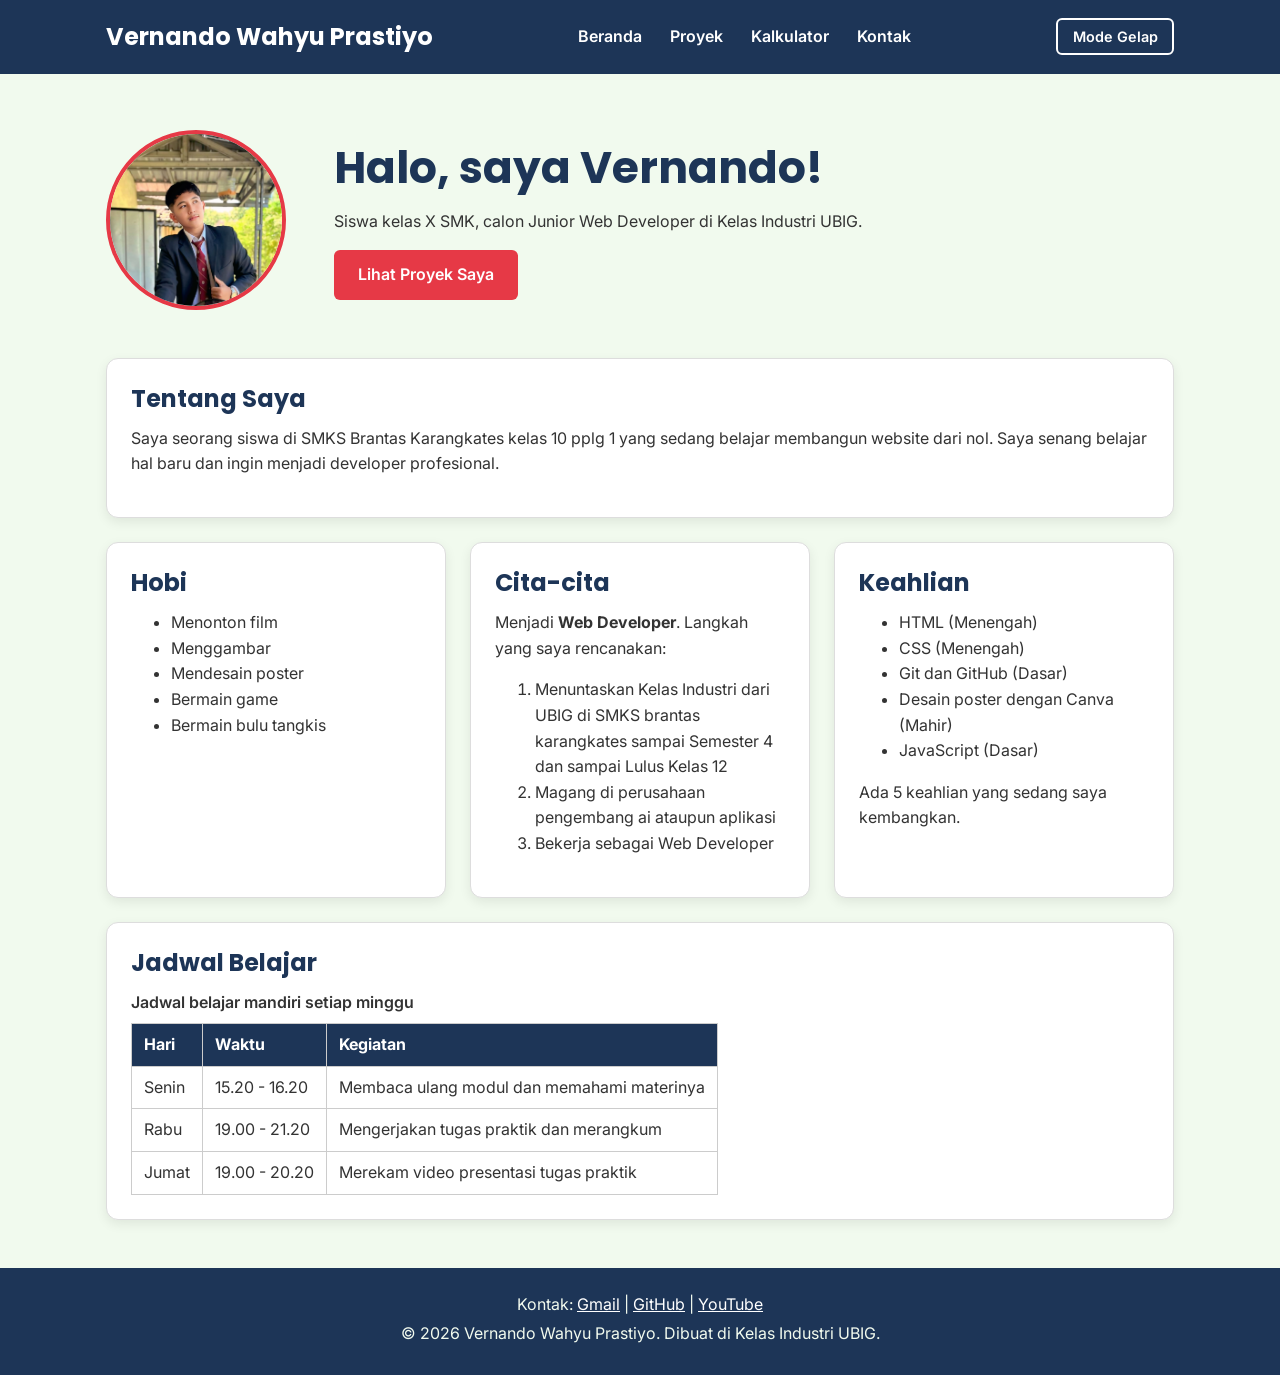
<file: index.html>
<!DOCTYPE html>
<html lang="id">

<head>
  <meta charset="UTF-8">
  <meta name="viewport" content="width=device-width, initial-scale=1.0">
  <title>Vernando Wahyu Prastiyo | Beranda</title>
  <link rel="preconnect" href="https://fonts.googleapis.com">
  <link rel="preconnect" href="https://fonts.gstatic.com" crossorigin>
  <link href="https://fonts.googleapis.com/css2?family=Inter:wght@400;600&family=Poppins:wght@600;700&display=swap"
    rel="stylesheet">
  <link rel="stylesheet" href="css/style.css">
  <script src="js/main.js" defer></script>
  <script src="js/latihan.js" defer></script>
  <script src="js/logika.js" defer></script>
</head>

<body>
  <header>
    <div class="container navbar">
      <h1>Vernando Wahyu Prastiyo</h1>
      <nav class="menu-laptop">
        <ul>
          <li><a href="index.html">Beranda</a></li>
          <li><a href="proyek.html">Proyek</a></li>
          <li><a href="Kalkulator.html">Kalkulator</a></li>
          <li><a href="kontak.html">Kontak</a></li>
        </ul>
      </nav>
      <button type="button" id="tombol-tema" class="tombol-tema">Mode Gelap</button>
      <!-- Tantangan: menu ponsel yang bisa dibuka-tutup -->
      <details class="menu-ponsel">
        <summary>Menu</summary>
        <nav>
          <ul>
            <li><a href="index.html">Beranda</a></li>
            <li><a href="proyek.html">Proyek</a></li>
            <li><a href="Kalkulator.html">Kalkulator</a></li>
            <li><a href="kontak.html">Kontak</a></li>
          </ul>
        </nav>
      </details>
    </div>
  </header>

  <main>
    <div class="container">
      <section class="hero">
        <img src="img/foto-profil.png" alt="Foto profil Vernando Wahyu Prastiyo" width="180" height="180" fetchpriority="high" decoding="async">
        <div>
          <h2>Halo, saya Vernando!</h2>
          <p>Siswa kelas X SMK, calon Junior Web Developer di Kelas Industri UBIG.</p>
          <a href="proyek.html" class="tombol">Lihat Proyek Saya</a>
        </div>
      </section>

      <section class="kartu">
        <h2>Tentang Saya</h2>
        <p>Saya seorang siswa di SMKS Brantas Karangkates kelas 10 pplg 1 yang sedang belajar membangun website dari
          nol. Saya senang belajar hal baru dan
          ingin menjadi developer profesional.</p>
      </section>

      <div class="daftar-kartu">
        <section class="kartu">
          <h2>Hobi</h2>
          <ul>
            <li>Menonton film</li>
            <li>Menggambar</li>
            <li>Mendesain poster</li>
            <li>Bermain game</li>
            <li>Bermain bulu tangkis</li>
          </ul>
        </section>

        <section class="kartu">
          <h2>Cita-cita</h2>
          <p>Menjadi <strong>Web Developer</strong>. Langkah yang saya rencanakan:</p>
          <ol>
            <li>Menuntaskan Kelas Industri dari UBIG di SMKS brantas karangkates sampai Semester 4 dan sampai Lulus
              Kelas 12</li>
            <li>Magang di perusahaan pengembang ai ataupun aplikasi</li>
            <li>Bekerja sebagai Web Developer</li>
          </ol>
        </section>

        <section class="kartu">
          <h2>Keahlian</h2>
          <ul id="daftar-skill"></ul>
          <p id="jumlah-skill"></p>
        </section>
      </div>

      <section class="kartu">
        <h2>Jadwal Belajar</h2>
        <table>
          <caption>Jadwal belajar mandiri setiap minggu</caption>
          <thead>
            <tr>
              <th>Hari</th>
              <th>Waktu</th>
              <th>Kegiatan</th>
            </tr>
          </thead>
          <tbody>
            <tr>
              <td>Senin</td>
              <td>15.20 - 16.20</td>
              <td>Membaca ulang modul dan memahami materinya</td>
            </tr>
            <tr>
              <td>Rabu</td>
              <td>19.00 - 21.20</td>
              <td>Mengerjakan tugas praktik dan merangkum</td>
            </tr>
            <tr>
              <td>Jumat</td>
              <td>19.00 - 20.20</td>
              <td>Merekam video presentasi tugas praktik</td>
            </tr>
          </tbody>
        </table>
      </section>
    </div>
  </main>

  <footer>
    <p>Kontak: <a href="nandoxpplg1@gmail.com">Gmail</a> |
      <a href="https://github.com/nandoxpplg1-a11y" target="_blank">GitHub</a> |
      <a href="https://www.youtube.com/@nando_wpz" target="_blank">YouTube</a>
    </p>
    <p>&copy; 2026 Vernando Wahyu Prastiyo. Dibuat di Kelas Industri UBIG.</p>
  </footer>
</body>

</html>
</file>
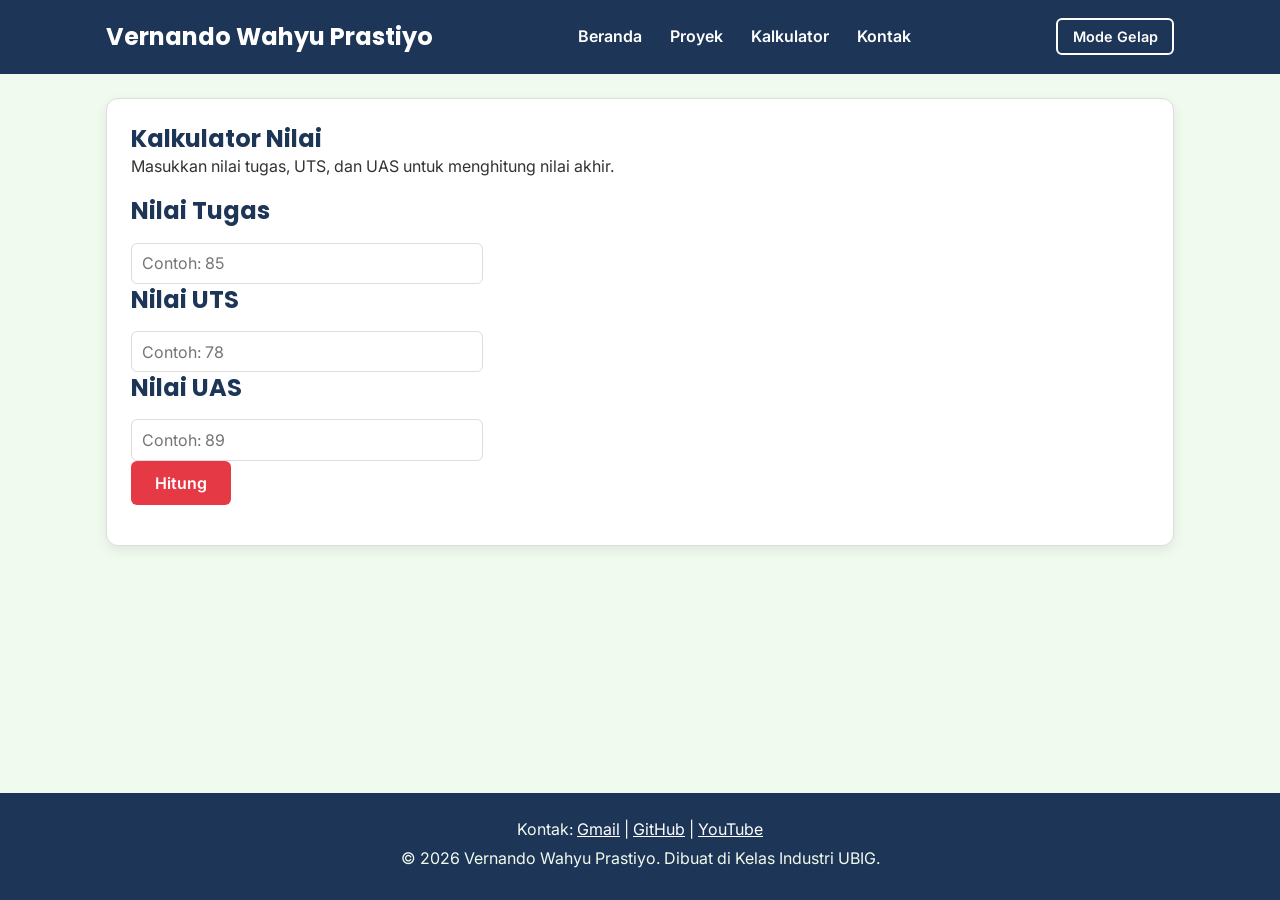
<file: Kalkulator.html>
<!DOCTYPE html>
<html lang="id">

<head>
    <meta charset="UTF-8">
    <meta name="viewport" content="width=device-width, initial-scale=1.0">
    <title>Vernando Wahyu Prastiyo | Kalkulator Nilai</title>
    <link rel="preconnect" href="https://fonts.googleapis.com">
    <link rel="preconnect" href="https://fonts.gstatic.com" crossorigin>
    <link href="https://fonts.googleapis.com/css2?family=Inter:wght@400;600&family=Poppins:wght@600;700&display=swap"
        rel="stylesheet">
    <link rel="stylesheet" href="css/style.css">
    <script src="js/Kalkulator.js" defer></script>
    <script src="js/main.js" defer></script>
    <script src="js/latihan.js" defer></script>
    <script src="js/logika.js" defer></script>
</head>

<body>
    <header>
        <div class="container navbar">
            <h1>Vernando Wahyu Prastiyo</h1>
            <nav class="menu-laptop">
                <ul>
                    <li><a href="index.html">Beranda</a></li>
                    <li><a href="proyek.html">Proyek</a></li>
                    <li><a href="Kalkulator.html">Kalkulator</a></li>
                    <li><a href="kontak.html">Kontak</a></li>
                </ul>
            </nav>
            <button type="button" id="tombol-tema" class="tombol-tema">Mode Gelap</button>
            <details class="menu-ponsel">
                <summary>Menu</summary>
                <nav>
                    <ul>
                        <li><a href="index.html">Beranda</a></li>
                        <li><a href="proyek.html">Proyek</a></li>
                        <li><a href="Kalkulator.html">Kalkulator</a></li>
                        <li><a href="kontak.html">Kontak</a></li>
                    </ul>
                </nav>
            </details>
        </div>
    </header>

    <main>
        <div class="container">
            <section class="kartu">
                <h1>Kalkulator Nilai</h1>
                <p>Masukkan nilai tugas, UTS, dan UAS untuk menghitung nilai akhir.</p>

                <div class="form-nilai">
                    <div class="isian">
                        <h2>Nilai Tugas</h2>
                        <input type="number" id="tugas" min="0" max="100" placeholder="Contoh: 85">
                    </div>
                    <div class="isian">
                        <h2>Nilai UTS</h2>
                        <input type="number" id="uts" min="0" max="100" placeholder="Contoh: 78">
                    </div>
                    <div class="isian">
                        <h2>Nilai UAS</h2>
                        <input type="number" id="uas" min="0" max="100" placeholder="Contoh: 89">
                    </div>
                </div>

                <button type="button" id="tombol" class="tombol">Hitung</button>
                <p id="hasil" role="status" aria-live="polite"></p>
            </section>
        </div>
    </main>

    <footer>
        <p>Kontak: <a href="nandoxpplg1@gmail.com">Gmail</a> |
            <a href="https://github.com/nandoxpplg1-a11y" target="_blank">GitHub</a> |
            <a href="https://www.youtube.com/@nando_wpz" target="_blank">YouTube</a>
        </p>
        <p>&copy; 2026 Vernando Wahyu Prastiyo. Dibuat di Kelas Industri UBIG.</p>
    </footer>
</body>

</html>
</file>
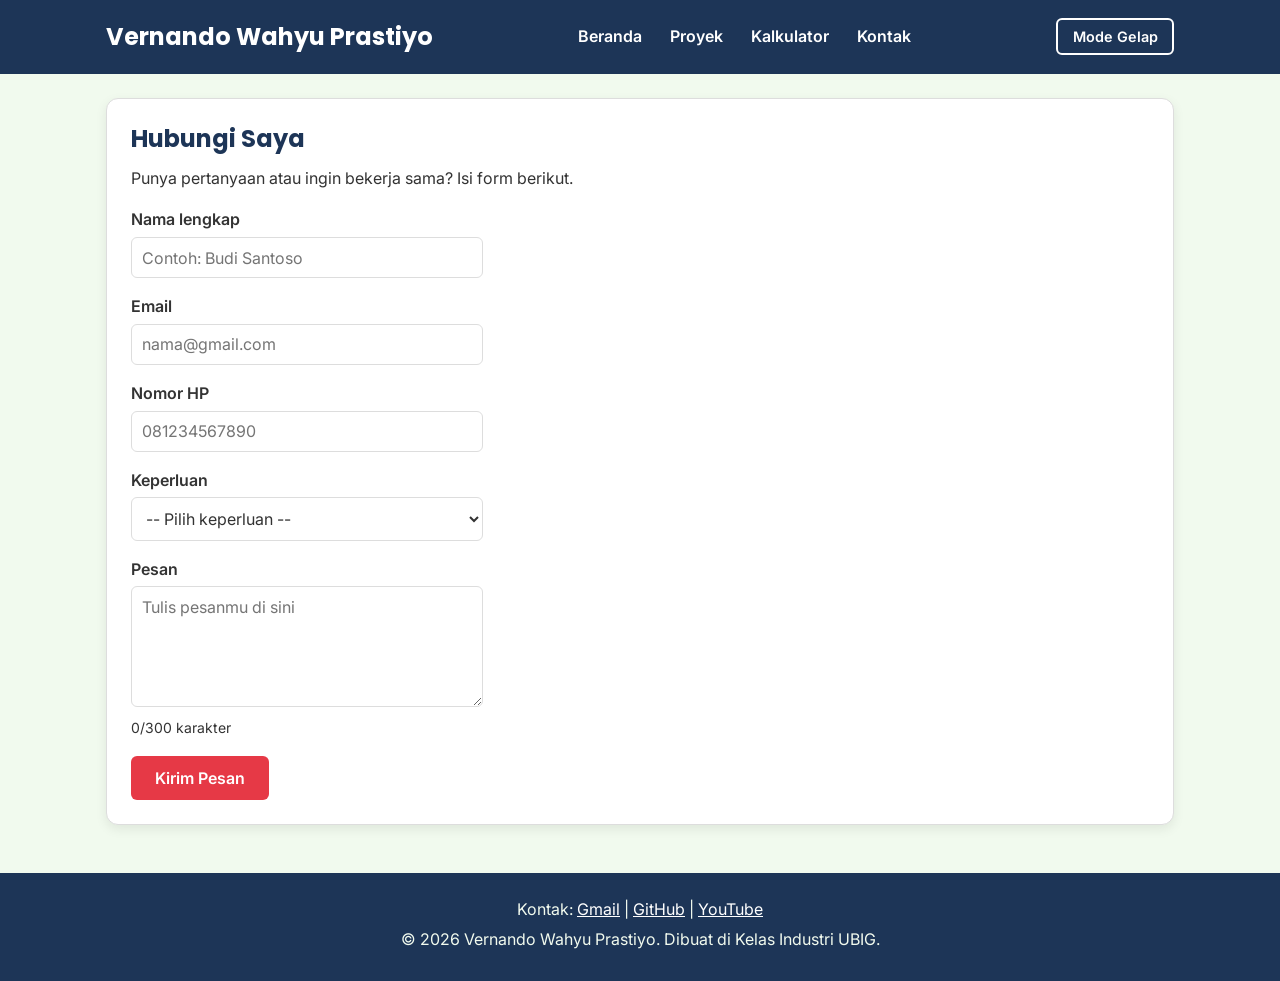
<file: kontak.html>
<!DOCTYPE html>
<html lang="id">

<head>
  <meta charset="UTF-8">
  <meta name="viewport" content="width=device-width, initial-scale=1.0">
  <title>Vernando Wahyu Prastiyo | Kontak</title>
  <link rel="preconnect" href="https://fonts.googleapis.com">
  <link rel="preconnect" href="https://fonts.gstatic.com" crossorigin>
  <link href="https://fonts.googleapis.com/css2?family=Inter:wght@400;600&family=Poppins:wght@600;700&display=swap"
    rel="stylesheet">
  <link rel="stylesheet" href="css/style.css">
  <script src="js/main.js" defer></script>
  <script src="js/latihan.js" defer></script>
  <script src="js/logika.js" defer></script>
</head>

<body>
  <header>
    <div class="container navbar">
      <h1>Vernando Wahyu Prastiyo</h1>
      <nav class="menu-laptop">
        <ul>
          <li><a href="index.html">Beranda</a></li>
          <li><a href="proyek.html">Proyek</a></li>
          <li><a href="Kalkulator.html">Kalkulator</a></li>
          <li><a href="kontak.html">Kontak</a></li>
        </ul>
      </nav>
      <button type="button" id="tombol-tema" class="tombol-tema">Mode Gelap</button>
      <!-- Tantangan: menu ponsel yang bisa dibuka-tutup -->
      <details class="menu-ponsel">
        <summary>Menu</summary>
        <nav>
          <ul>
            <li><a href="index.html">Beranda</a></li>
            <li><a href="proyek.html">Proyek</a></li>
            <li><a href="Kalkulator.html">Kalkulator</a></li>
            <li><a href="kontak.html">Kontak</a></li>
          </ul>
        </nav>
      </details>
    </div>
  </header>

  <main>
    <div class="container">
      <section class="kartu">
        <h2>Hubungi Saya</h2>
        <p>Punya pertanyaan atau ingin bekerja sama? Isi form berikut.</p>

        <form>
          <p>
            <label for="nama">Nama lengkap</label><br>
            <input type="text" id="nama" name="nama" placeholder="Contoh: Budi Santoso" required>
          </p>
          <p>
            <label for="email">Email</label><br>
            <input type="email" id="email" name="email" placeholder="nama@gmail.com" required>
          </p>
          <p>
            <label for="hp">Nomor HP</label><br>
            <input type="tel" id="hp" name="hp" placeholder="081234567890" required>
          </p>
          <p>
            <label for="keperluan">Keperluan</label><br>
            <select id="keperluan" name="keperluan" required>
              <option value="">-- Pilih keperluan --</option>
              <option value="bertanya">Bertanya</option>
              <option value="kerja-sama">Kerja sama proyek</option>
              <option value="lainnya">Lainnya</option>
            </select>
          </p>
          <p>
            <label for="pesan">Pesan</label><br>
            <textarea id="pesan" name="pesan" rows="5" cols="40" maxlength="300" placeholder="Tulis pesanmu di sini"
              required></textarea><br>
            <span id="hitung-karakter" class="keterangan">0/300 karakter</span>
          </p>
          <button type="submit">Kirim Pesan</button>
        </form>
      </section>
    </div>
  </main>

  <footer>
    <p>Kontak: <a href="nandoxpplg1@gmail.com">Gmail</a> |
      <a href="https://github.com/nandoxpplg1-a11y" target="_blank">GitHub</a> |
      <a href="https://www.youtube.com/@nando_wpz" target="_blank">YouTube</a>
    </p>
    <p>&copy; 2026 Vernando Wahyu Prastiyo. Dibuat di Kelas Industri UBIG.</p>
  </footer>
</body>

</html>
</file>
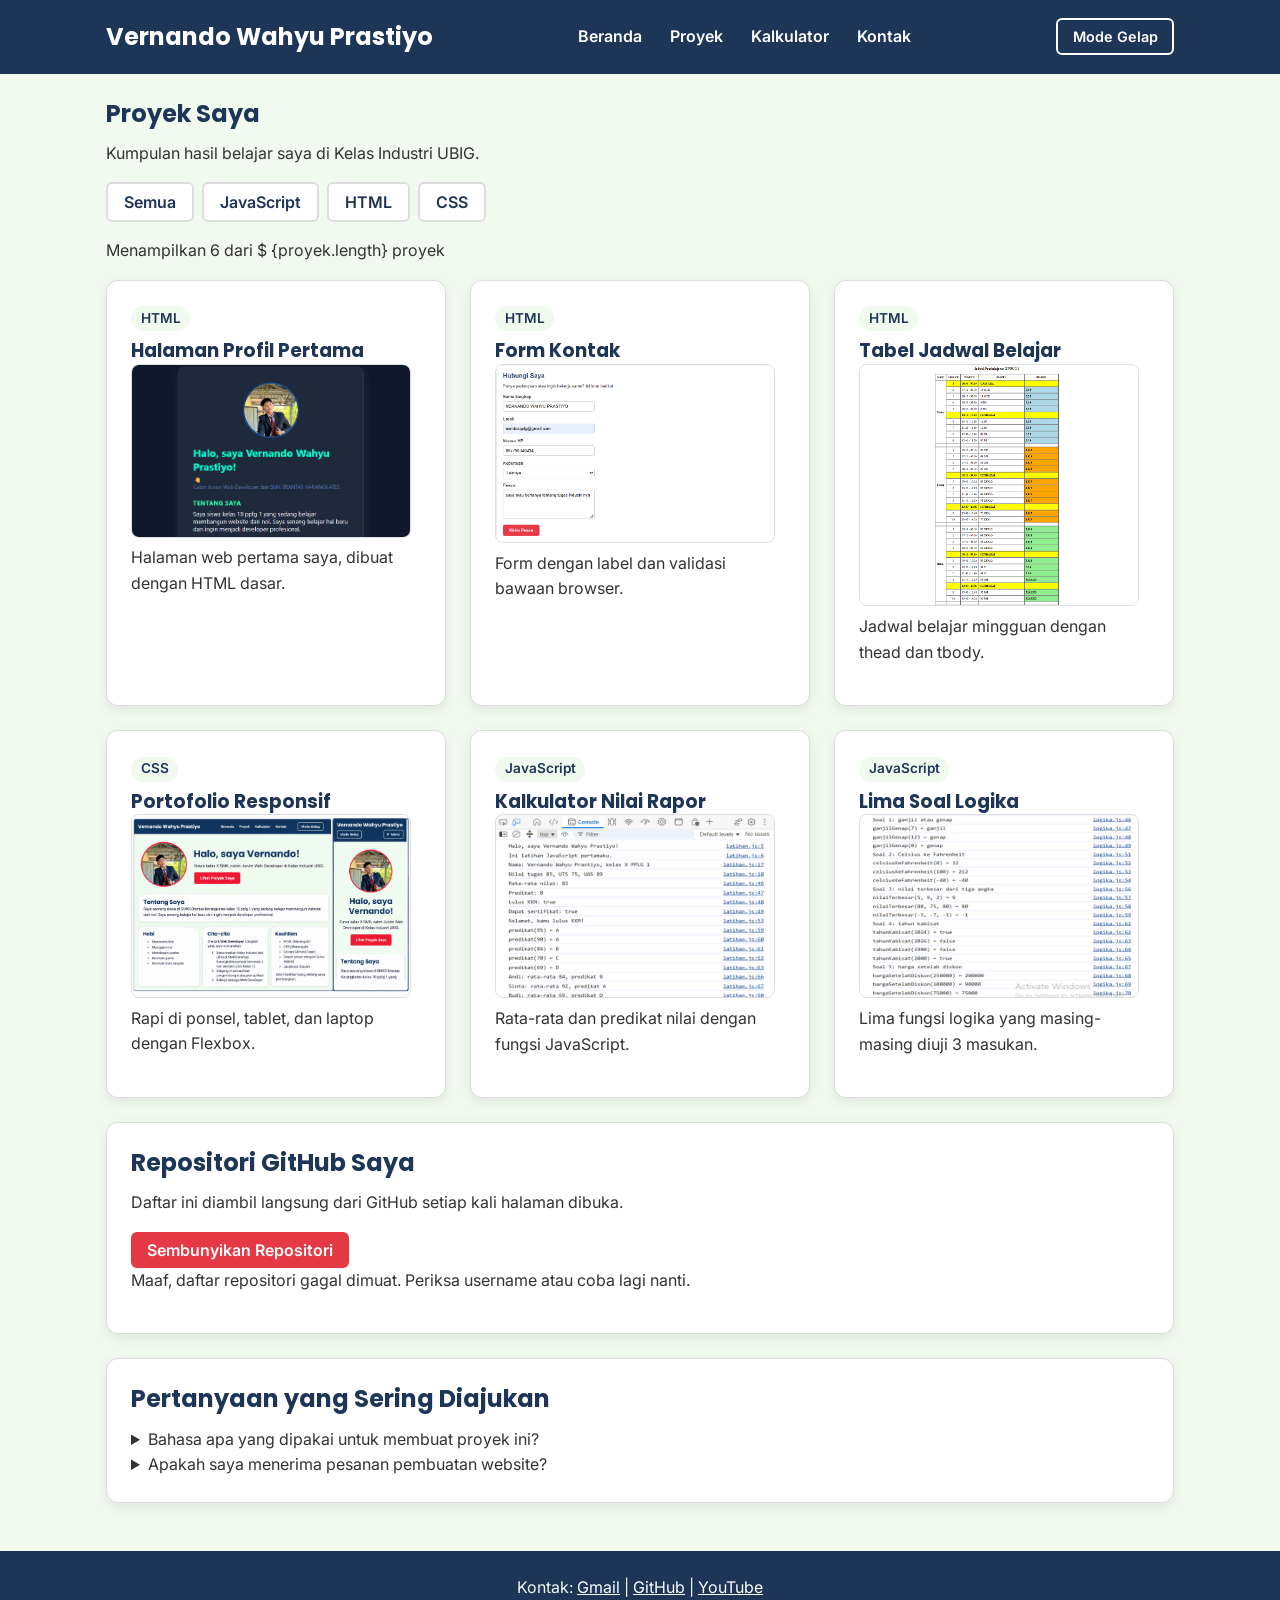
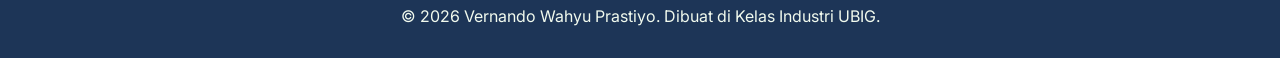
<file: proyek.html>
<!DOCTYPE html>
<html lang="id">

<head>
  <meta charset="UTF-8">
  <meta name="viewport" content="width=device-width, initial-scale=1.0">
  <title>Vernando Wahyu Prastiyo | Proyek</title>
  <link rel="preconnect" href="https://fonts.googleapis.com">
  <link rel="preconnect" href="https://fonts.gstatic.com" crossorigin>
  <link href="https://fonts.googleapis.com/css2?family=Inter:wght@400;600&family=Poppins:wght@600;700&display=swap"
    rel="stylesheet">
  <link rel="stylesheet" href="css/style.css">
  <script src="js/main.js" defer></script>
  <script src="js/latihan.js" defer></script>
  <script src="js/logika.js" defer></script>
</head>

<body>
  <header>
    <div class="container navbar">
      <h1>Vernando Wahyu Prastiyo</h1>
      <nav class="menu-laptop">
        <ul>
          <li><a href="index.html">Beranda</a></li>
          <li><a href="proyek.html">Proyek</a></li>
          <li><a href="Kalkulator.html">Kalkulator</a></li>
          <li><a href="kontak.html">Kontak</a></li>
        </ul>
      </nav>
      <button type="button" id="tombol-tema" class="tombol-tema">Mode Gelap</button>
      <!-- Tantangan: menu ponsel yang bisa dibuka-tutup -->
      <details class="menu-ponsel">
        <summary>Menu</summary>
        <nav>
          <ul>
            <li><a href="index.html">Beranda</a></li>
            <li><a href="proyek.html">Proyek</a></li>
            <li><a href="Kalkulator.html">Kalkulator</a></li>
            <li><a href="kontak.html">Kontak</a></li>
          </ul>
        </nav>
      </details>
    </div>
  </header>

  <main>
    <div class="container">

      <!-- Daftar proyek (kartu dibuat oleh JavaScript) -->
      <section>
        <h2>Proyek Saya</h2>
        <p>Kumpulan hasil belajar saya di Kelas Industri UBIG.</p>

        <div class="filter">
          <button type="button" class="tombol-filter" id="filter-semua">Semua</button>
          <button type="button" class="tombol-filter" id="filter-javascript">JavaScript</button>
          <button type="button" class="tombol-filter" id="filter-html">HTML</button>
          <button type="button" class="tombol-filter" id="filter-css">CSS</button>
        </div>

        <p id="jumlah-proyek"></p>
        <div class="daftar-kartu" id="daftar-proyek"></div>
      </section>

      <!-- Repositori GitHub -->
      <section class="kartu">
        <h2>Repositori GitHub Saya</h2>
        <p>Daftar ini diambil langsung dari GitHub setiap kali halaman dibuka.</p>
        <button type="button" id="tombol-repo" class="tombol-kecil">Sembunyikan Repositori</button>
        <p id="status-repo"></p>
        <ul id="daftar-repo"></ul>
      </section>

      <!-- FAQ dengan details dan summary -->
      <section class="kartu">
        <h2>Pertanyaan yang Sering Diajukan</h2>
        <details>
          <summary>Bahasa apa yang dipakai untuk membuat proyek ini?</summary>
          <p>Proyek di halaman ini dibuat dengan HTML, CSS, dan JavaScript.
            Pilih tombol kategori di atas untuk melihat proyek per bahasa.</p>
        </details>
        <details>
          <summary>Apakah saya menerima pesanan pembuatan website?</summary>
          <p>Belum, saya masih belajar. Namun kamu tetap boleh menghubungi saya melalui halaman Kontak.</p>
        </details>
      </section>

    </div>
  </main>

  <footer>
    <p>Kontak: <a href="mailto:nandoxpplg1@gmail.com">Gmail</a> |
      <a href="https://github.com/nandoxpplg1-a11y" target="_blank">GitHub</a> |
      <a href="https://www.youtube.com/@nando_wpz" target="_blank">YouTube</a>
    </p>
    <p>&copy; 2026 Vernando Wahyu Prastiyo. Dibuat di Kelas Industri UBIG.</p>
  </footer>
</body>

</html>
</file>
<file: css/style.css>
/* Gaya portofolio Andi Pratama
   Palet: #1D3557 (utama), #E63946 (aksen), #F1FAEE (latar)
   Huruf: Poppins (judul), Inter (isi)
   Tata letak: mobile first, titik ubah 768px (tablet) dan 1024px (laptop) */

/* 1. Reset */
* {
  box-sizing: border-box;
  margin: 0;
}

img {
  max-width: 100%;
  height: auto;
}

/* 2. Dasar halaman: warna dan huruf */

:root {
  --warna-utama: #1D3557;
  --warna-judul: #1D3557;
  --warna-aksen: #E63946;
  --warna-tautan: #E63946;
  --warna-latar: #F1FAEE;
  --warna-teks: #333333;
  --warna-kartu: #FFFFFF;
  --warna-garis: #DDDDDD;
}

body {
  font-family: "Inter", Arial, sans-serif;
  font-size: 1rem;
  line-height: 1.6;
  color: var(--warna-teks);
  background-color: var(--warna-latar);
}


h1,
h2,
h3 {
  font-family: "Poppins", Arial, sans-serif;
  color: var(--warna-judul);
  line-height: 1.3;
}

h2 {
  margin-bottom: 0.75rem;
}

p,
ul,
ol {
  margin-bottom: 1rem;
}

a {
  color: var(--warna-tautan);
}

/* 3. Wadah, header, dan menu */
.container {
  max-width: 1100px;
  margin: 0 auto;
  padding: 0 1rem;
}

header {
  background-color: #1D3557;
  color: #FFFFFF;
  padding: 1rem 0;
}

header h1 {
  color: #FFFFFF;
  font-size: 1.5rem;
}

.navbar {
  display: flex;
  flex-wrap: wrap;
  justify-content: space-between;
  align-items: center;
  gap: 0.5rem;
}

nav ul {
  display: flex;
  gap: 0.25rem;
  padding: 0;
  margin: 0;
  list-style: none;
}

nav a {
  display: inline-block;
  padding: 0.5rem 0.75rem;
  border-radius: 6px;
  color: #FFFFFF;
  font-weight: 600;
  text-decoration: none;
}

/* Tantangan: menu ponsel buka-tutup dengan details */
.menu-laptop {
  display: none;
}

.menu-ponsel summary {
  padding: 0.5rem 0.75rem;
  border: 1px solid #FFFFFF;
  border-radius: 6px;
  font-weight: 600;
  cursor: pointer;
}

.menu-ponsel ul {
  flex-direction: column;
  margin-top: 0.5rem;
}

/* 4. Isi utama, hero, dan kartu */
main {
  padding: 1.5rem 0;
}

.hero {
  display: flex;
  flex-direction: column;
  align-items: center;
  gap: 1.5rem;
  padding: 1rem 0 2rem;
  text-align: center;
}

.hero img {
  border: 4px solid var(--warna-aksen);
  border-radius: 50%;
}

.hero h2 {
  font-size: 2rem;
}

.tombol {
  display: inline-block;
  padding: 0.75rem 1.5rem;
  border-radius: 6px;
  background-color: var(--warna-aksen);
  color: #FFFFFF;
  font-weight: 600;
  text-decoration: none;
}

.kartu {
  background-color: var(--warna-kartu);
  padding: 1rem;
  margin-bottom: 1.5rem;
  border: 1px solid var(--warna-garis);
  border-radius: 12px;
  box-shadow: 0 4px 12px rgba(0, 0, 0, 0.08);
}

.daftar-kartu {
  display: flex;
  flex-wrap: wrap;
  gap: 1.5rem;
  margin-bottom: 1.5rem;
}

.daftar-kartu .kartu {
  flex: 1 1 280px;
  margin-bottom: 0;
}

article img {
  border-radius: 8px;
  border: 1px solid var(--warna-garis);
}

/* 5. Tabel */
table {
  border-collapse: collapse;
}

caption {
  font-weight: 600;
  text-align: left;
  margin-bottom: 0.5rem;
}

th,
td {
  border: 1px solid #CCCCCC;
  padding: 0.5rem 0.75rem;
  text-align: left;
}

th {
  background-color: #1D3557;
  color: #FFFFFF;
}

/* 6. Form */

.keterangan {
  font-size: 0.875rem;
}

label {
  font-weight: 600;
}

input,
select,
textarea {
  width: 100%;
  max-width: 22rem;
  padding: 0.6rem;
  margin-top: 0.25rem;
  border: 1px solid var(--warna-garis);
  border-radius: 6px;
  font-family: inherit;
  font-size: 1rem;
  background-color: var(--warna-kartu);
  color: var(--warna-teks);
}

button {
  padding: 0.75rem 1.5rem;
  border: none;
  border-radius: 6px;
  background-color: var(--warna-aksen);
  color: #FFFFFF;
  font-family: inherit;
  font-size: 1rem;
  font-weight: 600;
  cursor: pointer;
}

/* 7. Footer */
footer {
  background-color: var(--warna-utama);
  color: #F1FAEE;
  text-align: center;
  padding: 1.5rem;
}

footer p {
  margin-bottom: 0.25rem;
}

footer a {
  color: #FFFFFF;
}

/* 8. Tablet: lebar layar 768px ke atas */
@media (min-width: 768px) {
  .menu-laptop {
    display: block;
  }

  .menu-ponsel {
    display: none;
  }

  .hero {
    flex-direction: row;
    padding: 2rem 0 3rem;
    text-align: left;
  }

  .kartu {
    padding: 1.5rem;
  }
}

/* 9. Laptop: lebar layar 1024px ke atas */
@media (min-width: 1024px) {
  main {
    padding: 2.5rem 0;
  }

  .hero {
    gap: 3rem;
  }

  .hero h2 {
    font-size: 2.75rem;
  }
}

body {

  min-height: 100vh;
  display: flex;
  flex-direction: column;
}

main {
  flex: 1;
  padding: 1.5rem 0;
}

/* 10. Tombol tema, filter, dan label kategori */
.tombol-tema {
  padding: 0.5rem 0.9rem;
  border: 2px solid #FFFFFF;
  background-color: transparent;
  font-size: 0.9rem;
}

.filter {
  display: flex;
  flex-wrap: wrap;
  gap: 0.5rem;
  margin-bottom: 1rem;
}

.tombol-filter {
  padding: 0.5rem 1rem;
  border: 2px solid var(--warna-garis);
  background-color: var(--warna-kartu);
  color: var(--warna-judul);
}

.label {
  display: inline-block;
  padding: 0.1rem 0.6rem;
  margin-bottom: 0.5rem;
  border-radius: 999px;
  background-color: var(--warna-latar);
  color: var(--warna-judul);
  font-size: 0.85rem;
  font-weight: 600;
}

/* 11. Tema gelap: isi variabel diganti saat body memiliki class
gelap */
body.gelap {
  --warna-utama: #0B1526;
  --warna-judul: #A8DADC;
  --warna-tautan: #FF8A8A;
  --warna-latar: #121A24;
  --warna-teks: #E3E8EE;
  --warna-kartu: #1C2836;
  --warna-garis: #34465A;
}

.tombol-kecil {
  padding: 0.5rem 1rem;
  border-radius: 6px;
  background-color: var(--warna-aksen);
  color: #ffffff;
  font-weight: 600;
  text-decoration: none;
}

.tersembunyi {
  display: none;
}
</file>
